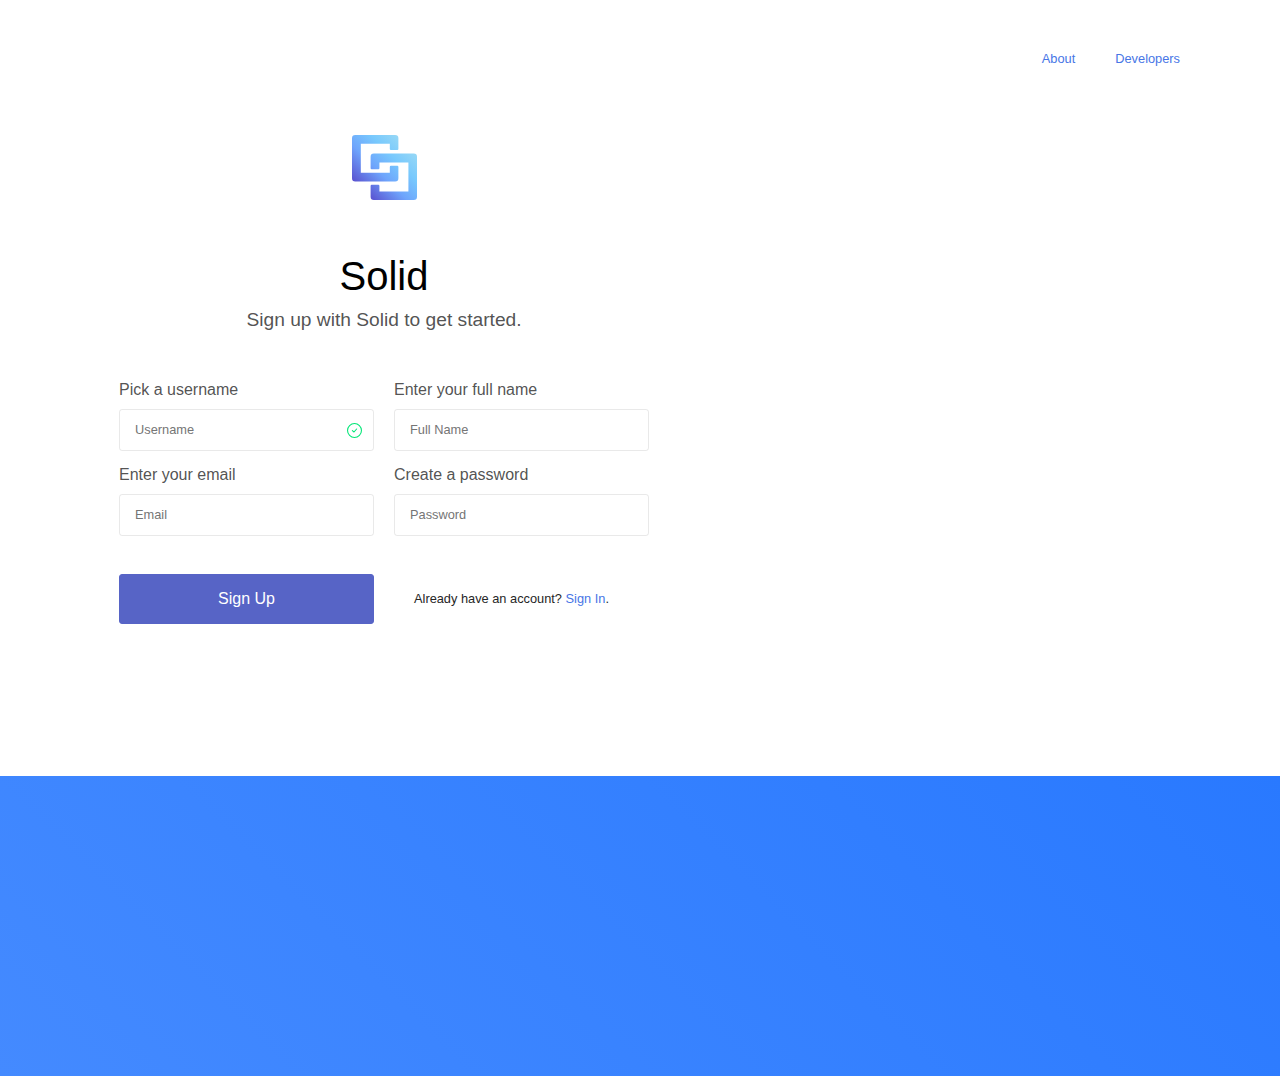
<file: index.html>
<!DOCTYPE html>
<html>
    <head>
        <title>Solid</title>
        <meta charset="utf-8">
    	<meta name="viewport" content="width=device-width, initial-scale=1.0">
        <meta name="theme-color" content="#FE8069">
        <meta name="apple-mobile-web-app-status-bar-style" content="#FE8069">
        <link rel="stylesheet" href="assets/style/solid.css">
        <link rel="stylesheet" href="assets/style/solid-www.css">
        <link rel="manifest" href="manifest.json">
    </head>
    <body>
        <header>
            <div class="container">
                <nav>
                    <ul>
                        <li><a href="#">About</a></li>
                        <li><a href="#">Developers</a></li>
                    </ul>
                </nav>
            </div>
        </header>
        <main>
            <section class="hero">
                <div class="container">
                    <div class="signup">
                        <img src="assets/images/solid_logo_color.svg" height="65" alt="">
                        <h1>Solid</h1>
                        <p class="motto">
                            Sign up with Solid to get started.
                        </p>
                        <form class="" action="" method="post">
                            <fieldset>
                            <div class="fields-container">
                                <div class="field">
                                    <label for="">Pick a username</label>
                                    <div class="input-container">
                                        <input type="text" name="name" placeholder="Username" value="">
                                        <div class="input-status">
                                            <img src="assets/images/success.svg" alt="">
                                        </div>
                                    </div>
                                </div>
                                <div class="field">
                                    <label for="">Enter your full name</label>
                                    <div class="input-container">
                                        <input type="text" name="name" placeholder="Full Name" value="">
                                        <div class="input-status">
                                        </div>
                                    </div>
                                </div>
                                <div class="field">
                                    <label for="">Enter your email</label>
                                    <div class="input-container">
                                        <input type="email" name="name" placeholder="Email" value="">
                                        <div class="input-status">
                                        </div>
                                    </div>
                                </div>
                                <div class="field">
                                    <label for="">Create a password</label>
                                    <div class="input-container">
                                        <input type="password" name="name" placeholder="Password" value="">
                                        <div class="input-status">
                                        </div>
                                    </div>
                                </div>
                            </div>
                            </fieldset>
                            <div class="call-to-action">
                                <div><button id="" class="btn" type="submit" name="button">Sign Up</button></div>
                                <div>
                                    <p>
                                        Already have an account? <a href="/signin">Sign In</a>.
                                    </p>
                                </div>
                            </div>
                        </form>
                    </div>
                    <div class="intro">
                    </div>
                </div>
            </section>
            <section class="test-class">

            </section>
        </main>
    </body>
</html>
</file>
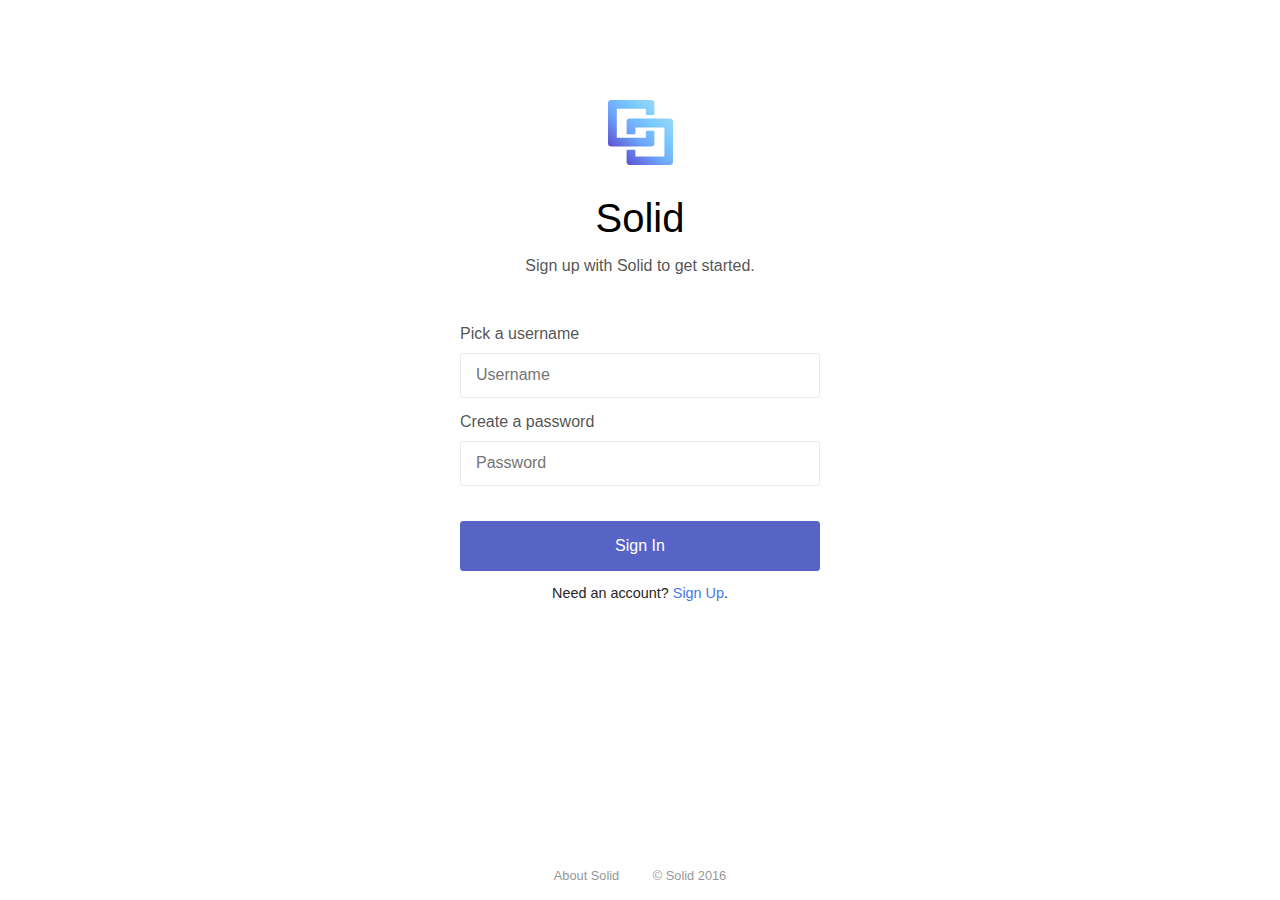
<file: signin/index.html>
<!DOCTYPE html>
<html>
    <head>
        <title>Solid</title>
        <meta charset="utf-8">
    	<meta name="viewport" content="width=device-width, initial-scale=1.0">
        <meta name="theme-color" content="#FE8069">
        <meta name="apple-mobile-web-app-status-bar-style" content="#FE8069">
        <link rel="stylesheet" href="../assets/style/solid.css">
        <link rel="stylesheet" href="../assets/style/solid-signin.css">
        <link rel="manifest" href="manifest.json">
    </head>
    <body>
        <main>
            <section  class="signin">
                <div class="container">
                        <img src="../assets/images/solid_logo_color.svg" height="65" alt="">
                        <h1>Solid</h1>
                        <p class="motto">
                            Sign up with Solid to get started.
                        </p>
                        <form id="form" class="" action="" method="post">
                            <fieldset>
                            <div class="fields-container">
                                <div class="field">
                                    <label for="">Pick a username</label>
                                    <input type="text" name="username" placeholder="Username" value="">
                                </div>
                                <div class="field">
                                    <label for="">Create a password</label>
                                    <input type="password" name="password" placeholder="Password" value="">
                                </div>
                            </div>
                            </fieldset>
                            <div class="info-box">

                            </div>
                            <div class="call-to-action">
                                <div><button id="sign-up-btn" class="btn" type="submit" name="button">Sign In</button></div>
                                <div>
                                    <p>
                                        Need an account? <a href="/signup">Sign Up</a>.
                                    </p>
                                </div>
                            </div>
                        </form>
                    </div>
            </section>
        </main>
        <footer>
            <div class="container">
                <p>
                    <a href="#">About Solid </a>
                    <a href="#">© Solid 2016</a>
                </p>
            </div>
        </footer>
        <script type="text/javascript" src="../assets/js/signup.js"></script>
    </body>
</html>
</file>
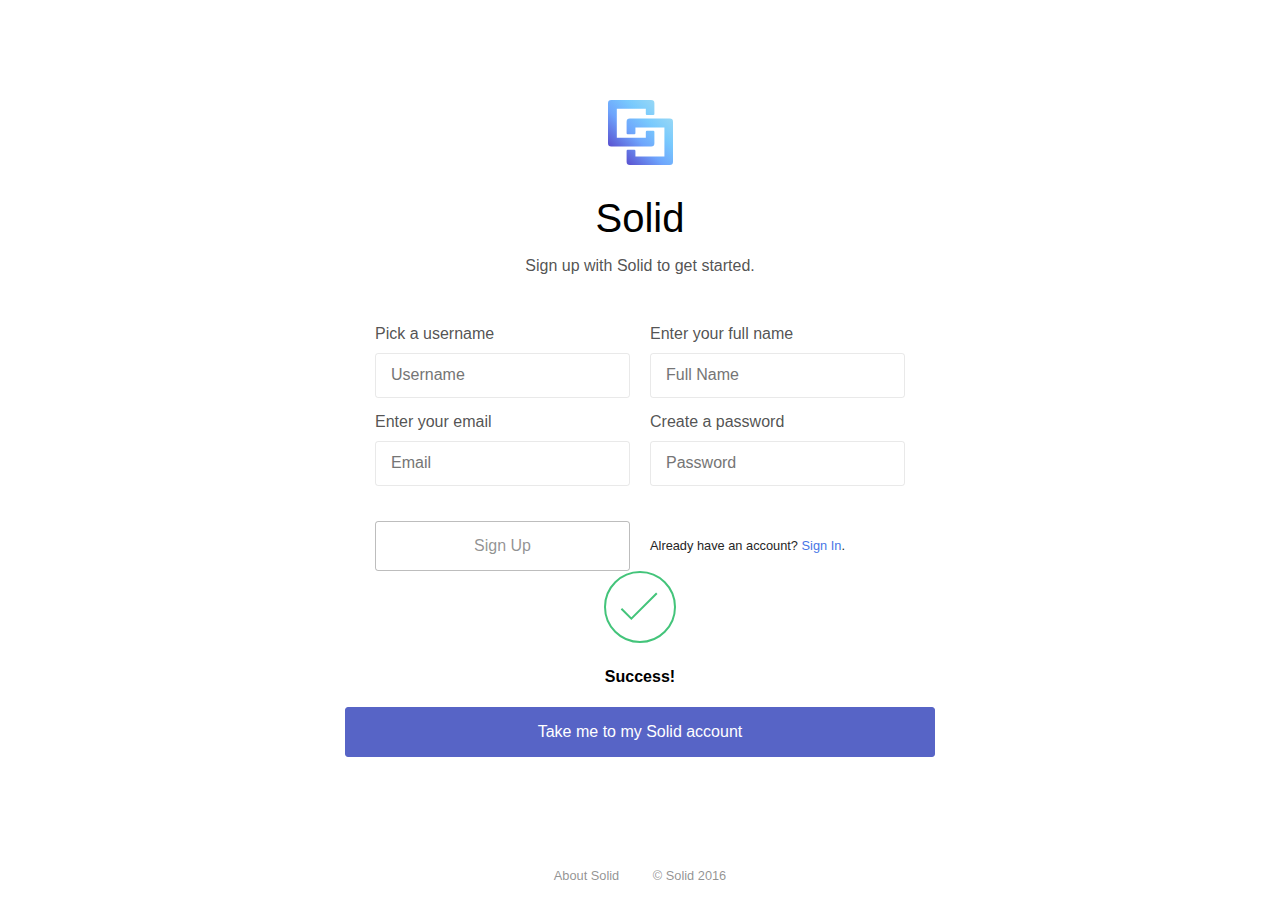
<file: signup/index.html>
<!DOCTYPE html>
<html>
    <head>
      <title>Solid</title>
      <meta charset="utf-8">
    	<meta name="viewport" content="width=device-width, initial-scale=1.0">
      <meta name="theme-color" content="#FE8069">
      <meta name="apple-mobile-web-app-status-bar-style" content="#FE8069">
      <link rel="stylesheet" href="../assets/style/solid.css">
      <link rel="stylesheet" href="../assets/style/solid-signup.css">
      <link rel="manifest" href="manifest.json">
    </head>
    <body>
        <main>
            <section class="signup">
                <div class="container">
                        <img src="../assets/images/solid_logo_color.svg" height="65" alt="">
                        <h1>Solid</h1>
                        <div id="signup">
                          <p class="motto">
                              Sign up with Solid to get started.
                          </p>
                          <form id="form" autocomplete="off">
                              <fieldset id="fields">
                              <div class="fields-container">
                                  <div class="field">
                                      <label for="">Pick a username</label>
                                      <input type="text" name="username" placeholder="Username" value="">
                                  </div>
                                  <div class="field">
                                      <label for="">Enter your full name</label>
                                      <input type="text" name="name" placeholder="Full Name" value="">
                                  </div>
                                  <div class="field">
                                      <label for="">Enter your email</label>
                                      <input type="email" name="email" placeholder="Email" value="">
                                  </div>
                                  <div class="field">
                                      <label for="">Create a password <span id="strength"></span></label>
                                      <input type="password" name="password" placeholder="Password" value="">
                                  </div>
                              </div>
                              </fieldset>
                              <div id="errorbox" class="info-box"></div>
                              <div class="call-to-action">
                                  <div><button type="button" id="sign-up-btn" class="btn disabled">Sign Up</button></div>
                                  <div>
                                      <p>
                                          Already have an account? <a href="/signin">Sign In</a>.
                                      </p>
                                  </div>
                              </div>
                          </form>
                        </div>
                        <div id="successbox" class="icon-success svg text-center hidden">
                          <svg xmlns="http://www.w3.org/2000/svg" width="72px" height="72px">
                            <g fill="none" stroke="#43C47A" stroke-width="2">
                              <circle cx="36" cy="36" r="35" style="stroke-dasharray:240px, 240px; stroke-dashoffset: 480px;"></circle>
                              <path d="M17.417,37.778l9.93,9.909l25.444-25.393" style="stroke-dasharray:50px, 50px; stroke-dashoffset: 0px;"></path>
                            </g>
                          </svg>
                          <h4 class="green">Success!</h4>
                          <div>
                              <button type="button" id="finish-btn" class="btn">Take me to my Solid account</button>
                          </div>
                        </div>
                    </div>
            </section>
        </main>
        <footer>
            <div class="container">
                <p>
                    <a href="https://solid.mit.edu">About Solid </a>
                    <a href="#">© Solid 2016</a>
                </p>
            </div>
        </footer>
        <script type="text/javascript" src="../assets/js/signup.js"></script>
    </body>
</html>
</file>
<file: assets/style/solid.css>
html, body {
    margin: 0px;
    padding: 0px;
    outline: 0px;
    height: 100%;
    font-family: 'Helvetica';
    font-size: 16px;
    -webkit-font-smoothing: antialiased;
}

form {
    padding: 0px 20px 0px 20px;
}

form fieldset {
    display: flex;
    flex-flow: column;
    align-items: center;
    justify-content: center;
    border: none;
    padding: 0px;
    margin: 0px;
}

form fieldset label {
    font-size: 1em;
    color: rgba(38, 38, 38, 0.8);
}

form fieldset input {
    width: 100%;
    padding: 12px 40px 13px 15px;
    margin: 10px auto 15px auto;
    border-radius: 3px;
    border: 1px solid rgba(38, 38, 38, 0.1);
    font-size: 1em;
    font-weight: 400;
    color: rgba(38, 38, 38, 1);
    outline: none;
    box-sizing: border-box;
    background: none;
}

form fieldset input.success {
    background-image: url('../images/success.svg');
    background-repeat: no-repeat;
    background-size: 18px 18px;
    background-position: calc(100% - 10px);
}

form fieldset input.warning {
    background-image: url('../images/warning.svg');
    background-repeat: no-repeat;
    background-size: 18px 18px;
    background-position: calc(100% - 10px);
}

form fieldset input.error {
    background-image: url('../images/error.svg');
    background-repeat: no-repeat;
    background-size: 18px 18px;
    background-position: calc(100% - 10px);
}

form fieldset input:focus {
    border: 1px solid rgba(38, 38, 38, 0.5);
}

form fieldset input.success:focus {
    border: 1px solid #00E676;
}

form fieldset input.warning:focus {
    border: 1px solid #EF6C00;
}

form fieldset input.error:focus {
    border: 1px solid #FF1744;
}

form fieldset .input-container {
    width: 100%;
    margin: 10px auto 15px auto;
    border-radius: 3px;
    border: 1px solid rgba(38, 38, 38, 0.1);
    font-size: 1em;
    font-weight: 400;
    color: rgba(38, 38, 38, 1);
    outline: none;
    box-sizing: border-box;
    display: flex;
    flex-flow: row wrap;
    align-items: center;
    justify-content: center;
}

form fieldset .input-container.active {
    border: 1px solid rgba(38, 38, 38, 0.5);
}

form fieldset .input-container > input {
    width: 85%;
    padding: 12px 15px 13px 15px;
    margin: 0px;
    border-radius: 3px;
    border: none;
    font-size: 0.8em;
    font-weight: 400;
    color: rgba(38, 38, 38, 1);
    outline: none;
    box-sizing: border-box;
}

form fieldset .input-container > .input-status {
    width: 15%;
    display: flex;
    align-items: center;
    justify-content: center;
}

form fieldset .input-container > .input-status > img {
    height: 15px;
    width: 15px;
}

.btn {
    width: 100%;
    border: 1px solid #5764C6;
    border-radius: 3px;
    background-color: #5764C6;
    padding: 15px 15px 15px 15px;
    box-shadow: none;
    font-size: 1em;
    color: white;
    font-weight: 500;
    cursor: pointer;
}

.btn.disabled {
    width: 100%;
    border: 1px solid rgba(38,38,38,0.3);
    border-radius: 3px;
    background-color: transparent;
    padding: 15px 15px 15px 15px;
    box-shadow: none;
    font-size: 1em;
    color: rgba(38,38,38,0.5);
    font-weight: 500;
    cursor: default;
}
</file>
<file: assets/style/solid-www.css>
h1 {
    font-size: 2.5em;
    font-weight: 300;
}

p {
    font-size: 1em;
    color: rgba(38, 38, 38, 0.8);
}

header {
    width: 100%;
    height: 55px;
    display: flex;
    background-color: rgba(255, 255, 255, 0.95);
}

header .container {
    width: 100%;
    max-width: 1200px;
    display: flex;
    flex-flow: row wrap;
    align-items: center;
    justify-content: flex-end;
}

header .container nav ul {
    padding: 0px;
    display: flex;
    flex-flow: row wrap;
}

header .container nav ul li {
    list-style-type: none;
    padding: 0px 20px 0px 20px;
}

header .container nav ul li a {
    font-size: 0.8em;
    text-decoration: none;
    color: #4776E6;
}

.hero .signup {
    width: 100%;
}

.hero .signup {
    text-align: center;
}

.hero .signup h1 {
    text-align: center;
    margin-top: 50px;
    margin-bottom: 0px;
}

.hero .signup p {
    text-align: center;
    margin: 20px;
}

.hero .signup p.motto {
    text-align: center;
    font-size: 1.2em;
    margin-top: 10px;
}

.hero .signup form {
    margin-top: 50px;
}

.hero .signup form .btn {
    margin-top: 20px;
}

.hero .signup form .call-to-action div p {
    font-size: 0.8em;
    color: rgba(38, 38, 38, 1);
}

.hero .signup form .call-to-action div p a {
    text-decoration: none;
    color: #4776E6;
}

.hero .intro {
    display: none;
}

@media (min-width: 400px) {
    .hero .signup form {
        max-width: 400px;
        margin: 50px auto 0px auto;
    }
}

@media (min-width: 960px) {

    header {
        --position: fixed;
        --top: 0px;
        --left: 0px;
        --border-bottom: 1px solid rgba(38, 38, 38, 0.1);
        margin-top: 30px;
    }

    .hero {
        padding-top: 50px;
        padding-bottom: 150px;
    }

    .hero .container {
        width: 100%;
        display: flex;
        flex-flow: row wrap;
        align-items: center;
        justify-content: center;
    }

    .hero .signup {
        width: 60%;
    }

    .hero .signup img {
        transform: rotate(0deg);
    }

    .hero .signup form {
        max-width: 550px;
        margin: 50px auto 0px auto;
        text-align: center;
    }

    .hero .signup form fieldset .fields-container {
        width: 100%;
        display: flex;
        flex-flow: row wrap;
    }

    .hero .signup form fieldset .field {
        width: 50%;
        display: flex;
        flex-flow: column;
        padding: 0px 10px 0px 10px;
        box-sizing: border-box;
    }

    .hero .signup form fieldset .field label {
        text-align: left;
    }

    .hero .signup form .call-to-action {
        width: 100%;
        display: flex;
        flex-flow: row;
        margin-top: 20px;
    }

    .hero .signup form .call-to-action div {
        width: 50%;
        padding: 0px 10px 0px 10px;
        box-sizing: border-box;
        display: flex;
        flex-direction: row;
        align-items: center;
    }

    .hero .signup form .call-to-action button.btn {
        width: 100%;
        margin-top: 0px;

    }

    .hero .signup form .call-to-action div p {
        text-align: left;
    }

    .hero .intro {
        width: 40%;
        display: flex;
        flex-flow: column;
        overflow: hidden;
    }

    .hero .intro .illustration {
        width: 130%;
        height: auto;
    }

    .test-class {
        height: 300px;
        width: 100%;
        background: linear-gradient(45deg, #448aff , #2979ff );
    }

}
</file>
<file: assets/style/solid-signin.css>
h1 {
    font-size: 2.5em;
    font-weight: 300;
    margin-bottom: 0px;
    text-align: center;
}

p {
    font-size: 1em;
    color: rgba(38, 38, 38, 0.8);
    text-align: center;
}

.signin {
    text-align: center;
}

.signin form {
    margin-top: 50px;
}

.signin form .field {
    text-align: left;
}

.signin form .call-to-action div p {
    font-size: 0.9em;
    color: rgba(38, 38, 38, 1);
}

.signin form .call-to-action div p a {
    text-decoration: none;
    color: #4776E6;
}

.signin form .call-to-action button.btn {
    margin-top: 20px;
}

footer a {
    text-decoration: none;
    font-size: 0.8em;
    color: rgba(38,38,38,0.5);
    margin: 0px 15px 0px 15px;
}

footer a:hover {
    text-decoration: underline;
}

@media (min-width: 400px) {
    .signin {
        max-width: 400px;
        margin: auto;
    }
}

@media (min-width: 960px) {

    body {
        display: flex;
        flex-flow: column nowrap;
        align-items: center;
        justify-content: space-between;
    }

    .signin {
        max-width: 960px;
        margin: auto;
        margin-top: 100px;
        text-align: center;
    }

    .signin .container {
        height: 100%;

    }

    .signin form {
        max-width: 380px;
        margin: 50px auto 0px auto;
        text-align: center;
    }

    .signin form fieldset .fields-container {
        width: 100%;
        display: flex;
        flex-flow: row wrap;
    }

    .signin form fieldset .field {
        width: 100%;
        display: flex;
        flex-flow: column;
        padding: 0px 10px 0px 10px;
        box-sizing: border-box;
    }

    .signin form fieldset .field label {
        text-align: left;
    }

    .signin form .call-to-action {
        width: 100%;
        display: flex;
        flex-flow: column;
        margin-top: 20px;
        text-align: center;

    }

    .signin form .call-to-action div {
        width: 100%;
        padding: 0px 10px 0px 10px;
        box-sizing: border-box;
        display: flex;
        flex-direction: row;
        align-items: center;
    }

    .signin form .call-to-action button.btn {
        width: 100%;
        margin-top: 0px;
    }

    .signin form .call-to-action div p {
        width: 100%;
        text-align: center;
    }

}
</file>
<file: assets/style/solid-signup.css>
h1 {
    font-size: 2.5em;
    font-weight: 300;
    margin-bottom: 0px;
    text-align: center;
}

p {
    font-size: 1em;
    color: rgba(38, 38, 38, 0.8);
    text-align: center;
}

.signup {
    text-align: center;
}

.signup form {
    margin-top: 50px;
}

.signup form .field {
    text-align: left;
}

.signup form .call-to-action div p {
    font-size: 0.8em;
    color: rgba(38, 38, 38, 1);
}

.signup form .call-to-action div p a {
    text-decoration: none;
    color: #4776E6;
}

.signup form .call-to-action button.btn {
    margin-top: 20px;
}

footer a {
    text-decoration: none;
    font-size: 0.8em;
    color: rgba(38,38,38,0.5);
    margin: 0px 15px 0px 15px;
}

footer a:hover {
    text-decoration: underline;
}

@media (min-width: 400px) {
    .signup {
        max-width: 400px;
        margin: auto;
    }
}

@media (min-width: 960px) {

    body {
        display: flex;
        flex-flow: column nowrap;
        align-items: center;
        justify-content: space-between;
    }

    .signup {
        max-width: 960px;
        margin: auto;
        margin-top: 100px;
        text-align: center;
    }

    .signup .container {
        height: 100%;

    }

    .signup form {
        max-width: 550px;
        margin: 50px auto 0px auto;
        text-align: center;
    }

    .signup form fieldset .fields-container {
        width: 100%;
        display: flex;
        flex-flow: row wrap;
    }

    .signup form fieldset .field {
        width: 50%;
        display: flex;
        flex-flow: column;
        padding: 0px 10px 0px 10px;
        box-sizing: border-box;
    }

    .signup form fieldset .field label {
        text-align: left;
    }

    .signup form .call-to-action {
        width: 100%;
        display: flex;
        flex-flow: row;
        margin-top: 20px;
    }

    .signup form .call-to-action div {
        width: 50%;
        padding: 0px 10px 0px 10px;
        box-sizing: border-box;
        display: flex;
        flex-direction: row;
        align-items: center;
    }

    .signup form .call-to-action button.btn {
        width: 100%;
        margin-top: 0px;
    }

    .signup form .call-to-action div p {
        text-align: left;
    }

}
</file>
